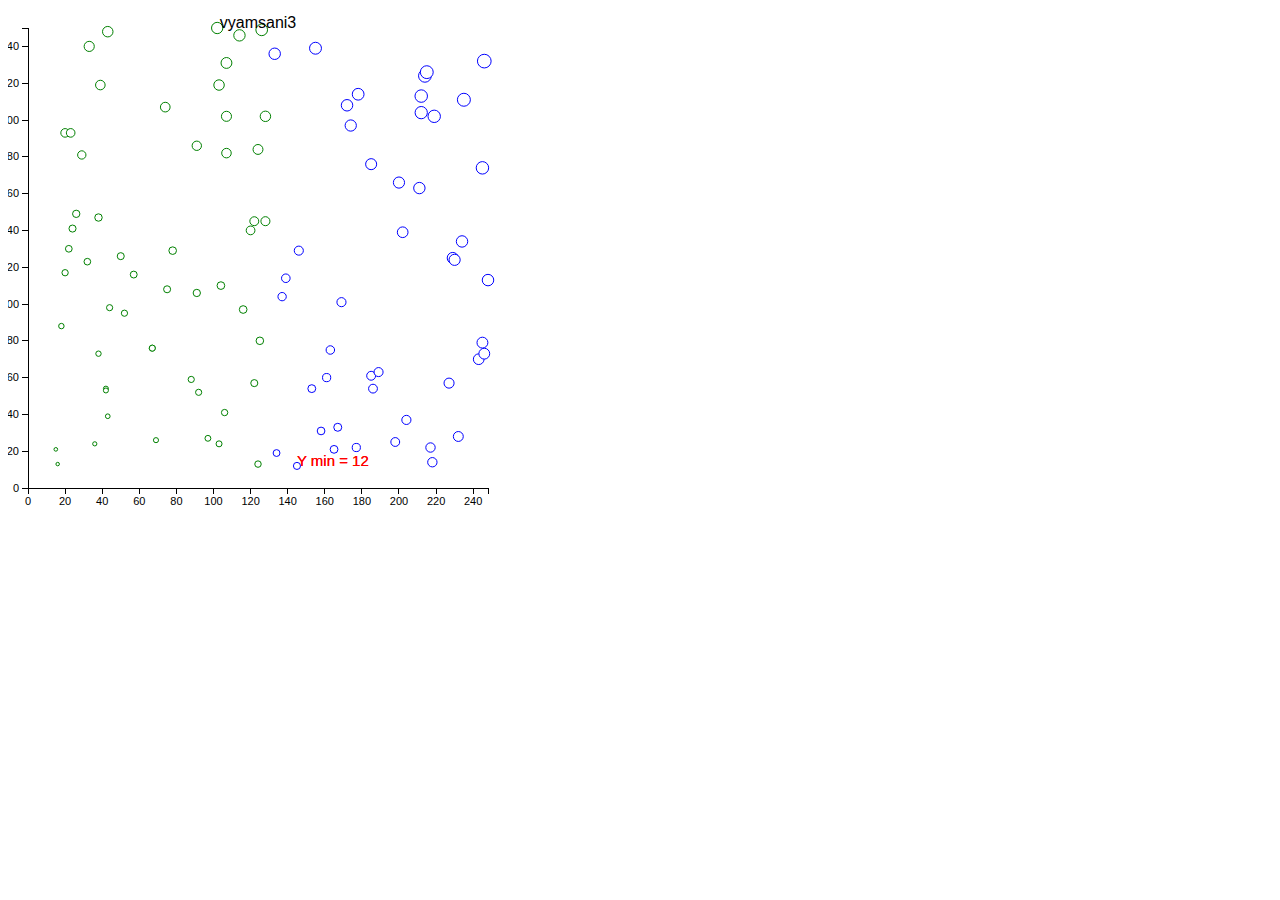
<file: HW1-vyamsani3/HW1-vyamsani3/Q3/index.html>
<!DOCTYPE html>
<html lang="en">
	<title>vyamsani3</title>
    <head>
        <meta charset="utf-8">
        <title>D3 Test</title>
        <script type="text/javascript" src="d3/d3.v3.min.js"></script>
    </head>
	<style type="text/css">

			.axis path,
			.axis line {
				fill: none;
				stroke: black;
				shape-rendering: crispEdges;
			}
			
			.axis text {
				font-family: sans-serif;
				font-size:11px;
			}
		
	</style>
	<body>
        <script type="text/javascript">
            // Your beautiful D3 code will go here

			var no_points = 100;
			var x_min = 10;
			var x_max = 250;
			var y_min = 10;
			var y_max = 250;

			var w = x_max*2;
			var h = y_max*2;
			var padding = 20;

			function getRandomInt(min, max) {
			  min = Math.ceil(min);
			  max = Math.floor(max);
			  return Math.floor(Math.random() * (max - min + 1)) + min; 
			}

			var dataset = [];

			for (var i = 0; i < no_points; i++){
				d = [];
				d[0] = getRandomInt(x_min, x_max);
				d[1] = getRandomInt(y_min, y_max);
				dataset.push(d);
			}

			var xScale = d3.scale.linear()
                     .domain([0, d3.max(dataset, function(d) { return d[0]; })])
                     .range([padding, w - padding]);
                     // .range([1, 5]);

   			var yScale = d3.scale.linear()
		             .domain([0, d3.max(dataset, function(d) { return d[1]; })])
		             .range([h - padding, padding]);
		    
		    var rxScale = d3.scale.linear()
		    				.domain([0, d3.max(dataset, function(d) { return d[0]; })])
		    				.range([1,5]);

		    var ryScale = d3.scale.linear()
		    				.domain([0, d3.max(dataset, function(d) { return d[1]; })])
		    				.range([1,5]);

		    // var avg_xScaled = Math.avg(dataset, 
		    // 			function(d){ return rxScale(d[0]);});

			// const avg_x = (dataset.reduce((a, b) => rxScale(a[0]) + rxScale(b[0]), 0)) / dataset.length;

			var sum = 0;
			for(var i = 0; i < dataset.length; i++){
				sum += rxScale(dataset[i][0]);
			}
			const avg_x = sum / dataset.length;

			const min_y = d3.min(dataset, function(d) { return d[1]; });
			var x_of_min_y = 0;

			for(var i = 0; i < dataset.length; i++){
				 if (dataset[i][1] == min_y){
				 	x_of_min_y = dataset[i][0];
				 	break;
				 }
			}
			console.log(x_of_min_y);
			console.log(min_y);
			// console.log(sum);
			// console.log(dataset.length);
			// console.log(avg_x);
			// console.log(dataset);

		    function getStroke(d) { 
		    		
		    		if (rxScale(d[0]) > avg_x) {
						return "blue";
					} else {
						return "green";
					}							    		
		    }

		   	function rScale(d) { 
		    	return Math.sqrt(
		    		rxScale(d[0])*rxScale(d[0]) + 
		    		ryScale(d[1])*ryScale(d[1]));
		    }

		    var xAxis = d3.svg.axis()
		    					.scale(xScale)
		    					.orient("bottom");

		    var yAxis = d3.svg.axis()
		    					.scale(yScale)
		    					.orient("left");
		    					

			var svg = d3.select("body").append("svg")
						.attr("width", w)
						.attr("height", h)
						;

			var labels = svg.selectAll("text")
			 		.data([x_of_min_y, min_y])
			 		.enter()
			 		.append("text")
			 		.text("Y min = " + min_y)
			 		.attr("x", xScale(x_of_min_y))
			 		.attr("y", yScale(min_y)
			 		)
	 				.attr("font-family", "sans-serif")
				   .attr("font-size", "15px")
				   .attr("fill", "red");
			 		;
			// svg.append("text")
			// 		.text("vyamsani3")
			// 		.attr("text-anchor", "middle");

			var circles = svg.selectAll("circle")
			    .data(dataset)
			    .enter()
			    .append("circle")
			    ;
			    // console.log(circles)
			    circles.attr("cx", function(d) {return xScale(d[0]);})
			    	.attr("cy", function(d){return yScale(d[1]);})
			    	.attr("r", function(d){return rScale(d);})
			    	.attr("stroke", function(d){return getStroke(d);})
			    	.attr("fill", "white")
			    	;

			svg.append("g")
			    .attr("class", "axis")
			    .attr("transform", "translate(0," + (h - padding) + ")")
			    .call(xAxis);

			svg.append("g")
			    .attr("class", "axis")
			    .attr("transform", "translate(" + padding + ",0)")
			    .call(yAxis);

			svg.append("text")
				.attr("x", 250)
				.attr("y", 20)
				.attr("text-anchor", "middle")
				.attr("font-family", "sans-serif")
				.attr("font-size", "16px")
				.text("vyamsani3");



        </script>
    </body>
	
</html>
</file>
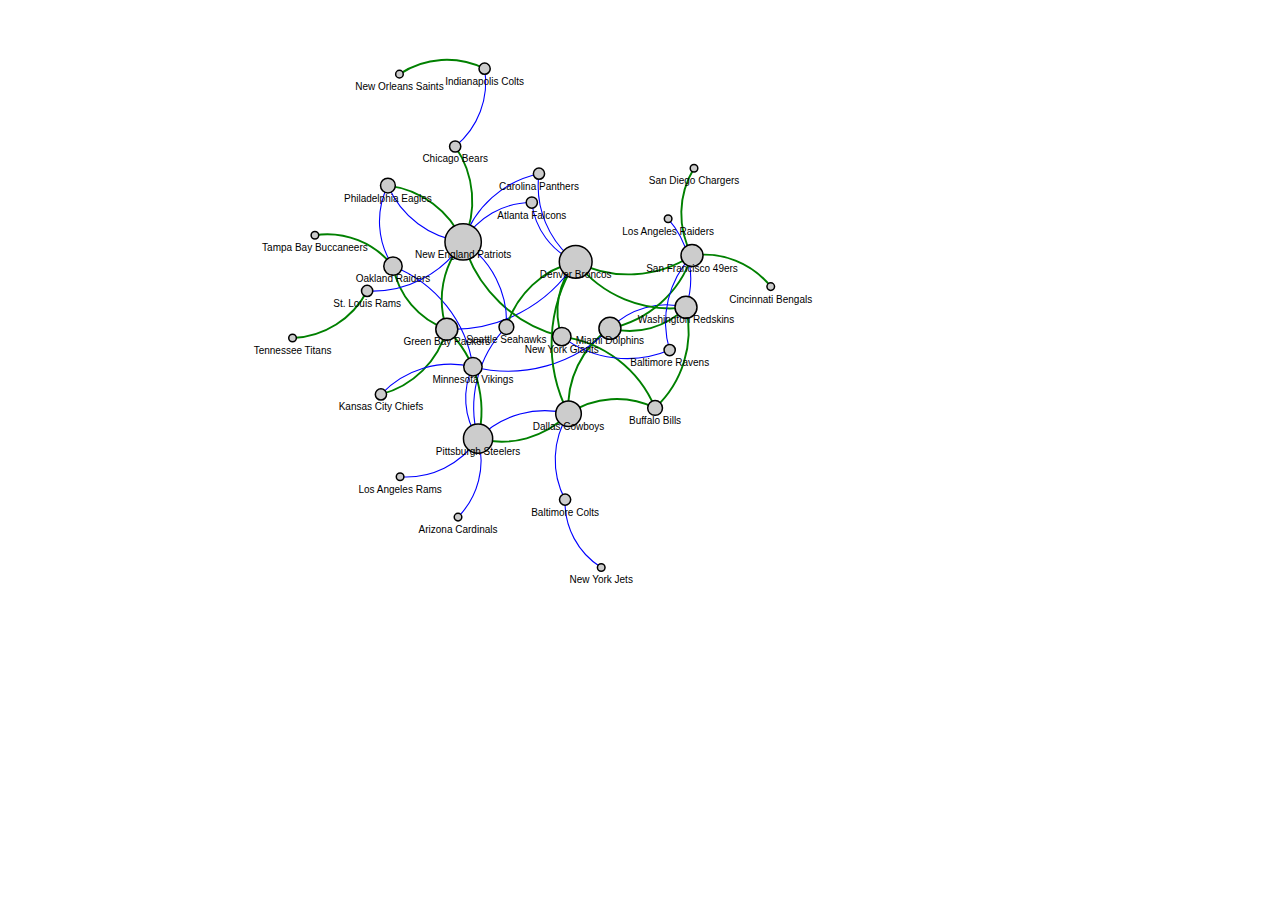
<file: HW2/Q2/graph.html>
<!DOCTYPE html>
<meta charset="utf-8">
<script src="../lib/d3.v5.min.js"></script>
<style>

path.link1 {
  fill: none;
  stroke: blue;
  stroke-width: 1.1px;
}

path.link0   {
  fill: none;
  stroke: green;
  stroke-width: 1.9px;
}

circle {
  fill: #ccc;
  stroke: #fff;
  stroke: black;
  stroke-width: 1.5px;
}

text {
  fill: #000;
  font: 10px sans-serif;
  pointer-events: none;
}

</style>
<body>
<script>

// get the data
links =  [
  {
    "source": "Green Bay Packers",
    "target": "Kansas City Chiefs",
    "value": 0
  },
  {
    "source": "Green Bay Packers",
    "target": "Oakland Raiders",
    "value": 0
  },
  {
    "source": "New York Jets",
    "target": "Baltimore Colts",
    "value": 1
  },
  {
    "source": "Kansas City Chiefs",
    "target": "Minnesota Vikings",
    "value": 1
  },
  {
    "source": "Baltimore Colts",
    "target": "Dallas Cowboys",
    "value": 1
  },
  {
    "source": "Dallas Cowboys",
    "target": "Miami Dolphins",
    "value": 0
  },
  {
    "source": "Miami Dolphins",
    "target": "Washington Redskins",
    "value": 1
  },
  {
    "source": "Miami Dolphins",
    "target": "Minnesota Vikings",
    "value": 1
  },
  {
    "source": "Pittsburgh Steelers",
    "target": "Minnesota Vikings",
    "value": 1
  },
  {
    "source": "Pittsburgh Steelers",
    "target": "Dallas Cowboys",
    "value": 1
  },
  {
    "source": "Oakland Raiders",
    "target": "Minnesota Vikings",
    "value": 1
  },
  {
    "source": "Dallas Cowboys",
    "target": "Denver Broncos",
    "value": 0
  },
  {
    "source": "Pittsburgh Steelers",
    "target": "Los Angeles Rams",
    "value": 1
  },
  {
    "source": "Oakland Raiders",
    "target": "Philadelphia Eagles",
    "value": 1
  },
  {
    "source": "San Francisco 49ers",
    "target": "Cincinnati Bengals",
    "value": 0
  },
  {
    "source": "Washington Redskins",
    "target": "Miami Dolphins",
    "value": 0
  },
  {
    "source": "Los Angeles Raiders",
    "target": "Washington Redskins",
    "value": 1
  },
  {
    "source": "San Francisco 49ers",
    "target": "Miami Dolphins",
    "value": 0
  },
  {
    "source": "Chicago Bears",
    "target": "New England Patriots",
    "value": 0
  },
  {
    "source": "New York Giants",
    "target": "Denver Broncos",
    "value": 0
  },
  {
    "source": "Washington Redskins",
    "target": "Denver Broncos",
    "value": 0
  },
  {
    "source": "San Francisco 49ers",
    "target": "Denver Broncos",
    "value": 0
  },
  {
    "source": "New York Giants",
    "target": "Buffalo Bills",
    "value": 0
  },
  {
    "source": "Washington Redskins",
    "target": "Buffalo Bills",
    "value": 0
  },
  {
    "source": "Dallas Cowboys",
    "target": "Buffalo Bills",
    "value": 0
  },
  {
    "source": "San Francisco 49ers",
    "target": "San Diego Chargers",
    "value": 0
  },
  {
    "source": "Dallas Cowboys",
    "target": "Pittsburgh Steelers",
    "value": 0
  },
  {
    "source": "Green Bay Packers",
    "target": "New England Patriots",
    "value": 0
  },
  {
    "source": "Denver Broncos",
    "target": "Green Bay Packers",
    "value": 1
  },
  {
    "source": "Denver Broncos",
    "target": "Atlanta Falcons",
    "value": 1
  },
  {
    "source": "St. Louis Rams",
    "target": "Tennessee Titans",
    "value": 0
  },
  {
    "source": "Baltimore Ravens",
    "target": "New York Giants",
    "value": 1
  },
  {
    "source": "New England Patriots",
    "target": "St. Louis Rams",
    "value": 1
  },
  {
    "source": "Tampa Bay Buccaneers",
    "target": "Oakland Raiders",
    "value": 0
  },
  {
    "source": "New England Patriots",
    "target": "Carolina Panthers",
    "value": 1
  },
  {
    "source": "New England Patriots",
    "target": "Philadelphia Eagles",
    "value": 1
  },
  {
    "source": "Pittsburgh Steelers",
    "target": "Seattle Seahawks",
    "value": 1
  },
  {
    "source": "Indianapolis Colts",
    "target": "Chicago Bears",
    "value": 1
  },
  {
    "source": "New York Giants",
    "target": "New England Patriots",
    "value": 0
  },
  {
    "source": "Pittsburgh Steelers",
    "target": "Arizona Cardinals",
    "value": 1
  },
  {
    "source": "New Orleans Saints",
    "target": "Indianapolis Colts",
    "value": 0
  },
  {
    "source": "Green Bay Packers",
    "target": "Pittsburgh Steelers",
    "value": 0
  },
  {
    "source": "Baltimore Ravens",
    "target": "San Francisco 49ers",
    "value": 1
  },
  {
    "source": "Seattle Seahawks",
    "target": "Denver Broncos",
    "value": 0
  },
  {
    "source": "New England Patriots",
    "target": "Seattle Seahawks",
    "value": 1
  },
  {
    "source": "Denver Broncos",
    "target": "Carolina Panthers",
    "value": 1
  },
  {
    "source": "New England Patriots",
    "target": "Atlanta Falcons",
    "value": 1
  },
  {
    "source": "Philadelphia Eagles",
    "target": "New England Patriots",
    "value": 0
  }
];
for(var i=0;i<links.length;i++){

        links[i].selected = false;

}

var nodes = {};

// Compute the distinct nodes from the links.
links.forEach(function(link) {
    link.source = nodes[link.source] ||
        (nodes[link.source] = {name: link.source});
    link.target = nodes[link.target] ||
        (nodes[link.target] = {name: link.target});
});

var width = 1200,
    height = 700;

var simulation  = d3.forceSimulation()
    .nodes(d3.values(nodes))
    .force("link", d3.forceLink(links).distance(80))
    .force('center', d3.forceCenter(width / 2, height / 2))
    .force("x", d3.forceX())
    .force("y", d3.forceY())
    .force("charge", d3.forceManyBody().strength(-250))
    .alphaTarget(1)
    .on("tick", tick);

// console.log(simulation);  

var svg = d3.select("body").append("svg")
    .attr("width", width)
    .attr("height", height);

// add the links and the arrows

var path = svg.append("g")
.selectAll("path")
.data(links)
.enter()
.append("path")
.attr("class", function(d) { return "link" + d.value; });

// console.log(simulation.nodes())

// define the nodes
var node = svg.selectAll(".node")
    .data(simulation.nodes())
  .enter().append("g")
    .attr("class", "node")
    .call(d3.drag()
      .on("start", dragstarted)
      .on("drag", dragged)
      .on("end", dragended)
      )
    // .on("click", dragended1);
    ;
console.log(node)
// add the nodes
node.append("circle")
    .attr("r",  function(d) {      
     d.weight = links.filter(function(l) {
       return l.source.index == d.index || l.target.index == d.index
     }).length;      
     var minRadius = 2;
     return minRadius + (d.weight * 1.8);
   });


node.append("text")
    .attr("dy", 16)
    .attr("text-anchor", "middle")
    .text(function(d) { return d.name; });

d3.selectAll("circle").on("dblclick", select);

function select(d){
  if(!d.selected)
  {
    d3.select(this).style("fill", "orange");
    d.fx = d3.event.x;
    d.fy = d3.event.y;
    d.selected = true;
  }else{
    d.selected = false;
    d3.select(this).style("fill", "#ccc");
    dragended(d);
  }
}
 


// add the curvy lines
function tick() {
    path.attr("d", function(d) {
        var dx = d.target.x - d.source.x,
            dy = d.target.y - d.source.y,
            dr = Math.sqrt(dx * dx + dy * dy);
        return "M" +
            d.source.x + "," +
            d.source.y + "A" +
            dr + "," + dr + " 0 0,1 " +
            d.target.x + "," +
            d.target.y;
    });

    node
        .attr("transform", function(d) {
        return "translate(" + d.x + "," + d.y + ")"; })
};

function dragstarted(d) {
      if (!d3.event.active) simulation.alphaTarget(0.3).restart();
      d.fx = d.x;
      d.fy = d.y;
    };

function dragged(d) {
  d.fx = d3.event.x;
  d.fy = d3.event.y;
};

function dragended(d) {
if(!d.selected){
  if (!d3.event.active) simulation.alphaTarget(0);
  if (d.fixed == true){
     d.fx = d.x;
     d.fy = d.y;
  }
  else{
    d.fx = null;
    d.fy = null;
  }
}else{
  d.fx = d3.event.x;
  d.fy = d3.event.y;
}

};

</script>
</body>
</html>
</file>
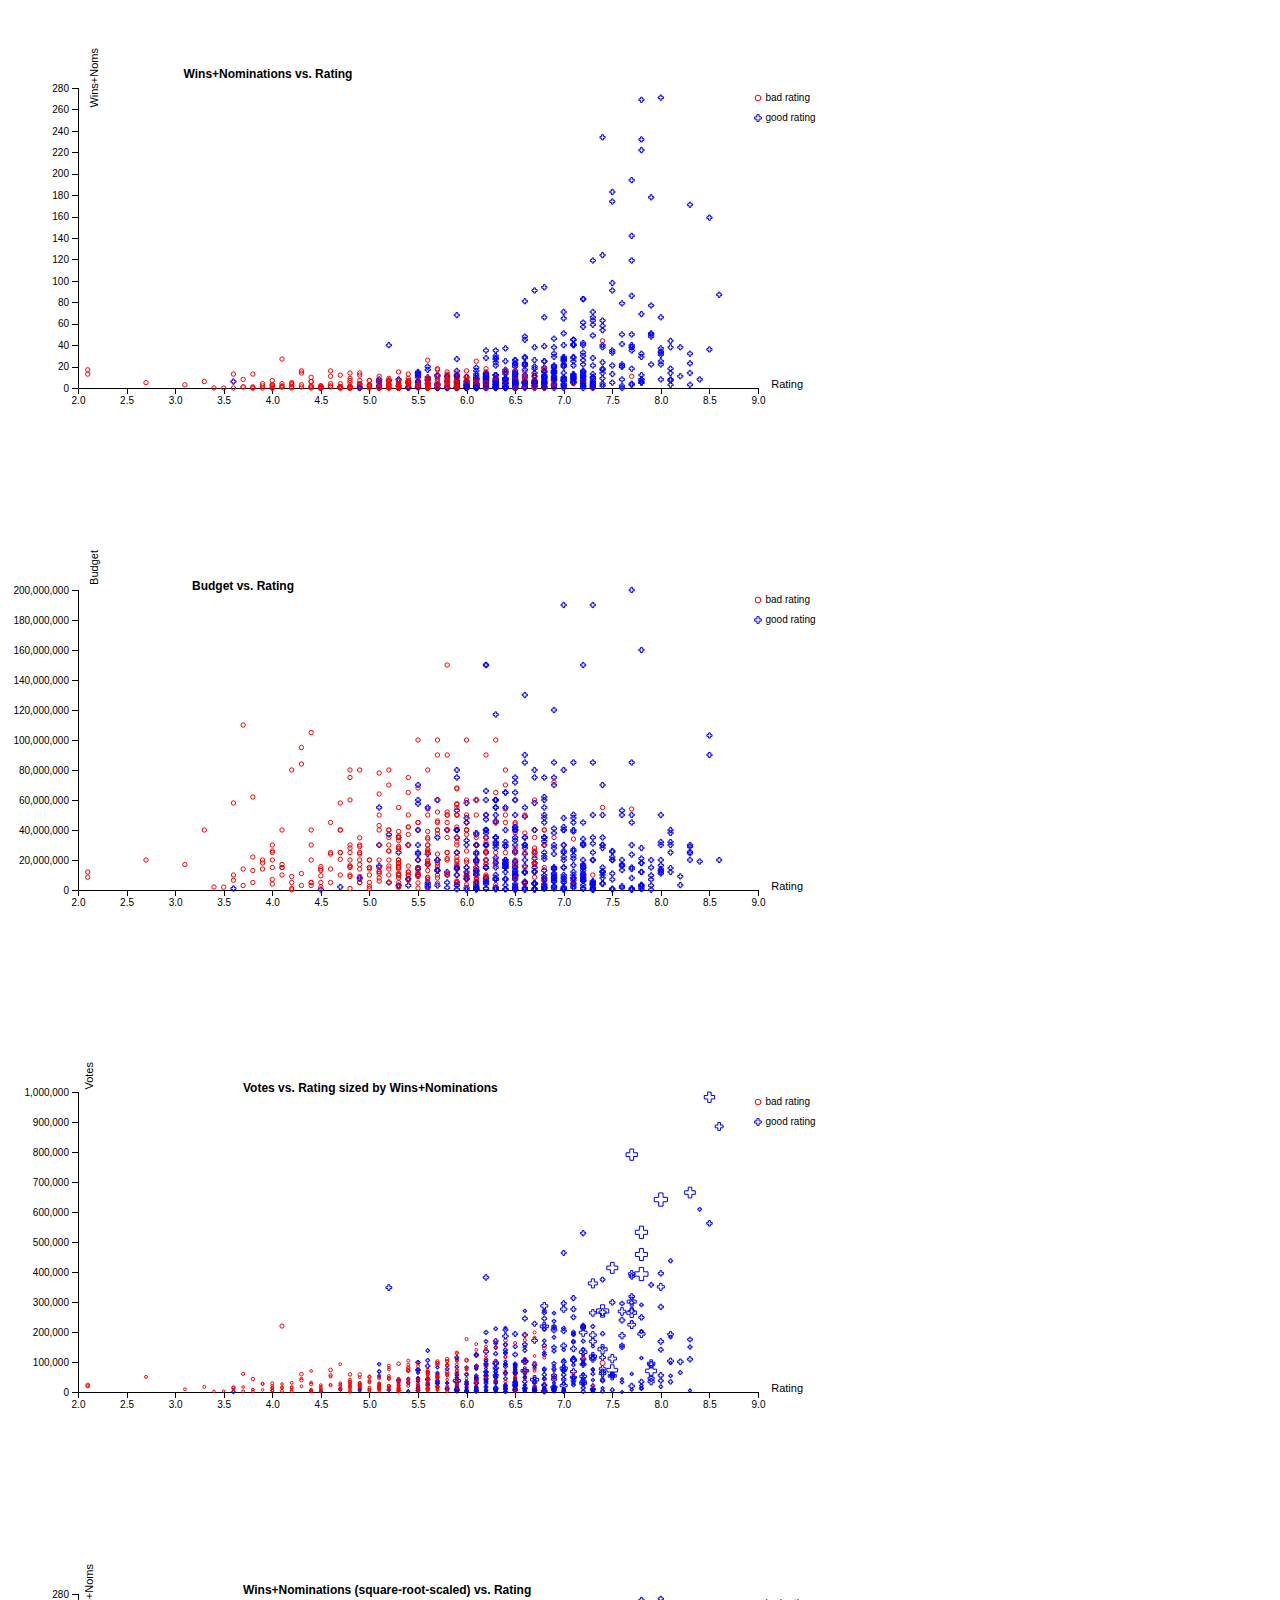
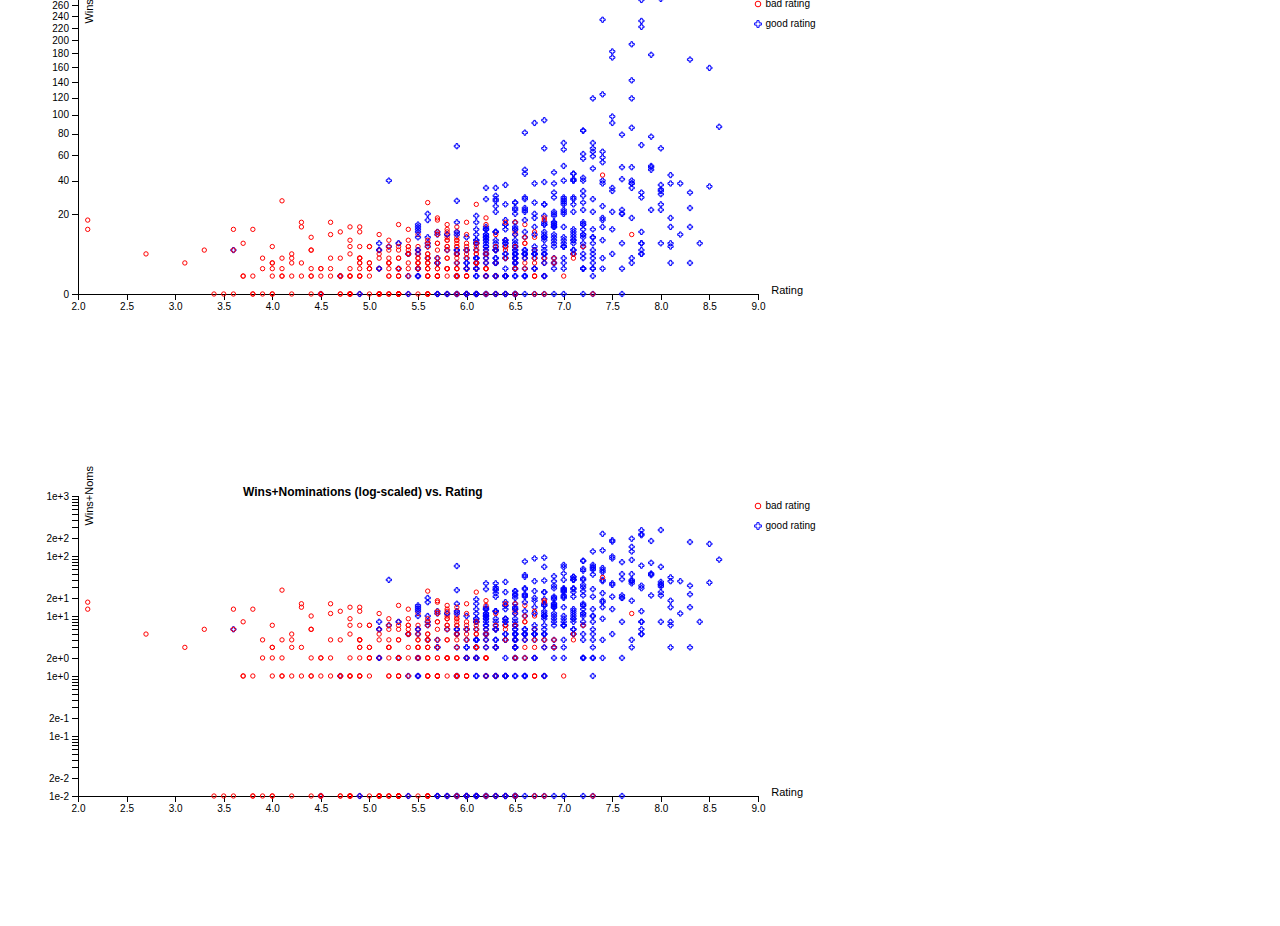
<file: HW2/Q3/scatterplot.html>
<!DOCTYPE html>
<html lang="en">
	<title>vyamsani3</title>
    <head>
        <meta charset="utf-8">
        <title>Scatterplot</title>
        <link rel="stylesheet" type="text/css" href="scatterplot.css">
        <script src="../lib/d3.v5.min.js"></script>
    </head>

	<body>
		<script src="scatterplot.js"></script>

		<div id="svg1"></div>
		<div class="pagebreak"></div>
		<div id="svg2"></div>
		<div class="pagebreak"></div>
		<div id="svg3"></div>
		<div class="pagebreak"></div>
		<div id="svg4"></div>
		<div class="pagebreak"></div>
		<div id="svg5"></div>
		
    </body>
	
</html>
</file>
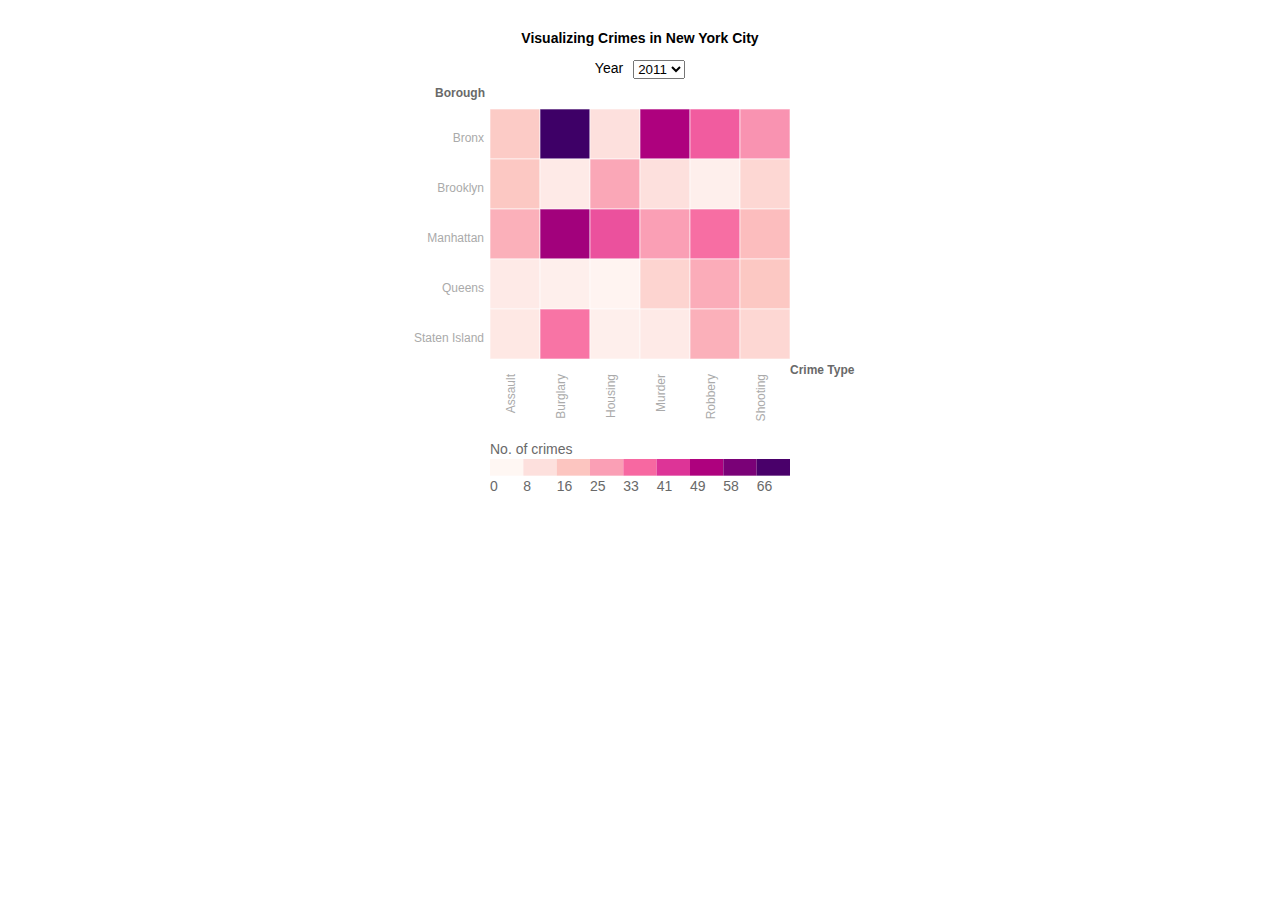
<file: HW2/Q4/heatmap.html>
<!DOCTYPE html>
<html lang="en">
	<title>vyamsani3</title>
    <head>
        <meta charset="utf-8">
        <title>heatmap</title>
        <link rel="stylesheet" type="text/css" href="heatmap.css">
        <script src="../lib/d3.v5.min.js"></script>
    </head>
	
	<body>

		<div>
			<p>
				<b>Visualizing Crimes in New York City</b>
			</p>
		</div>

		<div id="nav-container">
		    <div class="nav left">Year</div>
		    <div id="yearDropdown"></div>
		</div>

		<div id="heatmap"></div>
        <script src="heatmap.js"></script>
    </body>
</html>
</file>
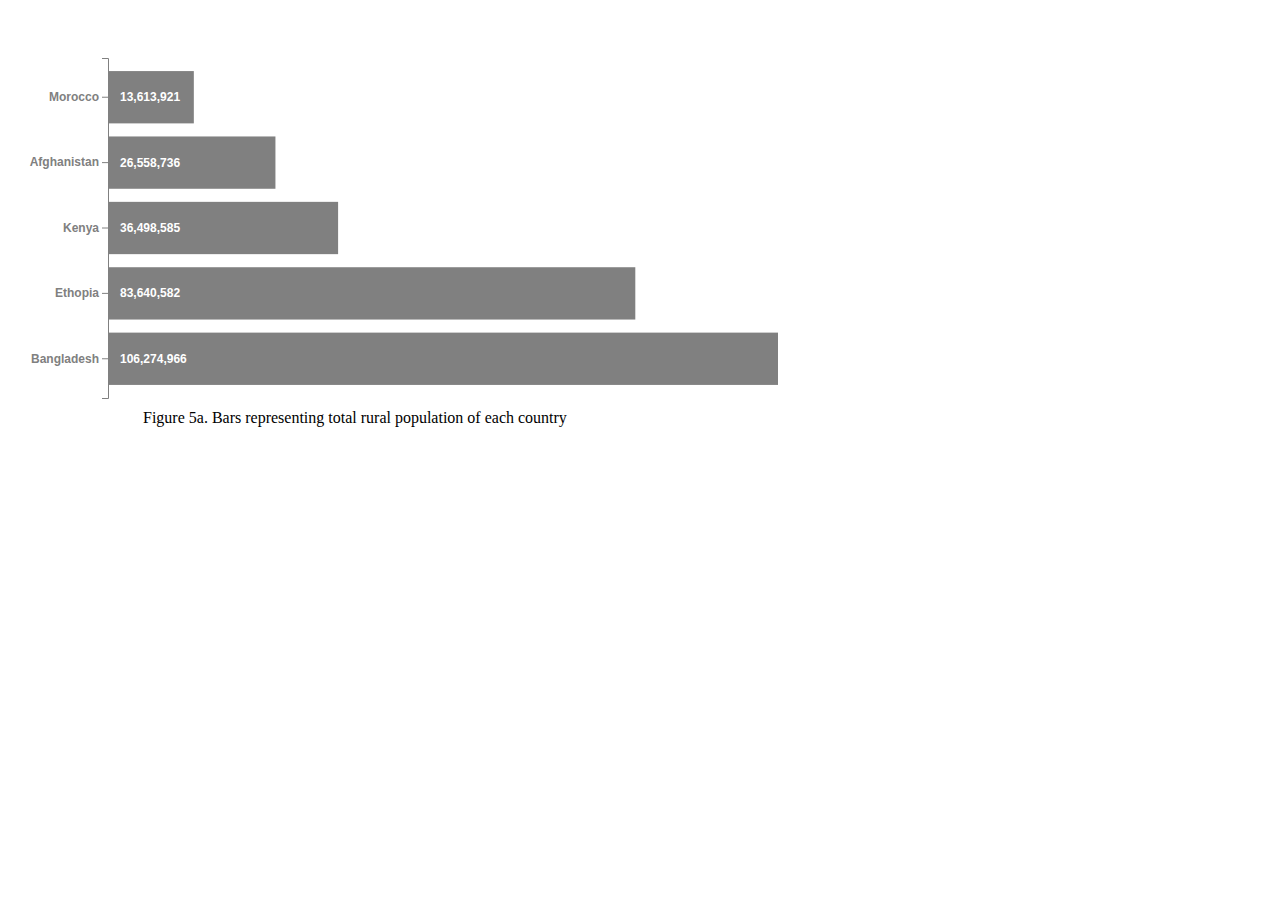
<file: HW2/Q5/interactive.html>
<!DOCTYPE html>
	<html lang="en">
		<title>vyamsani3</title>
	    <head>
	        <meta charset="utf-8">
	        <title>interactive</title>
	        <link rel="stylesheet" type="text/css" href="interactive.css">
        	<script src="../lib/d3.v5.min.js"></script>
		</head>
	
		<body>
			<div id="interactive"></div>
			<script src="interactive.js"></script>
	    </body>
		
	</html>
</file>
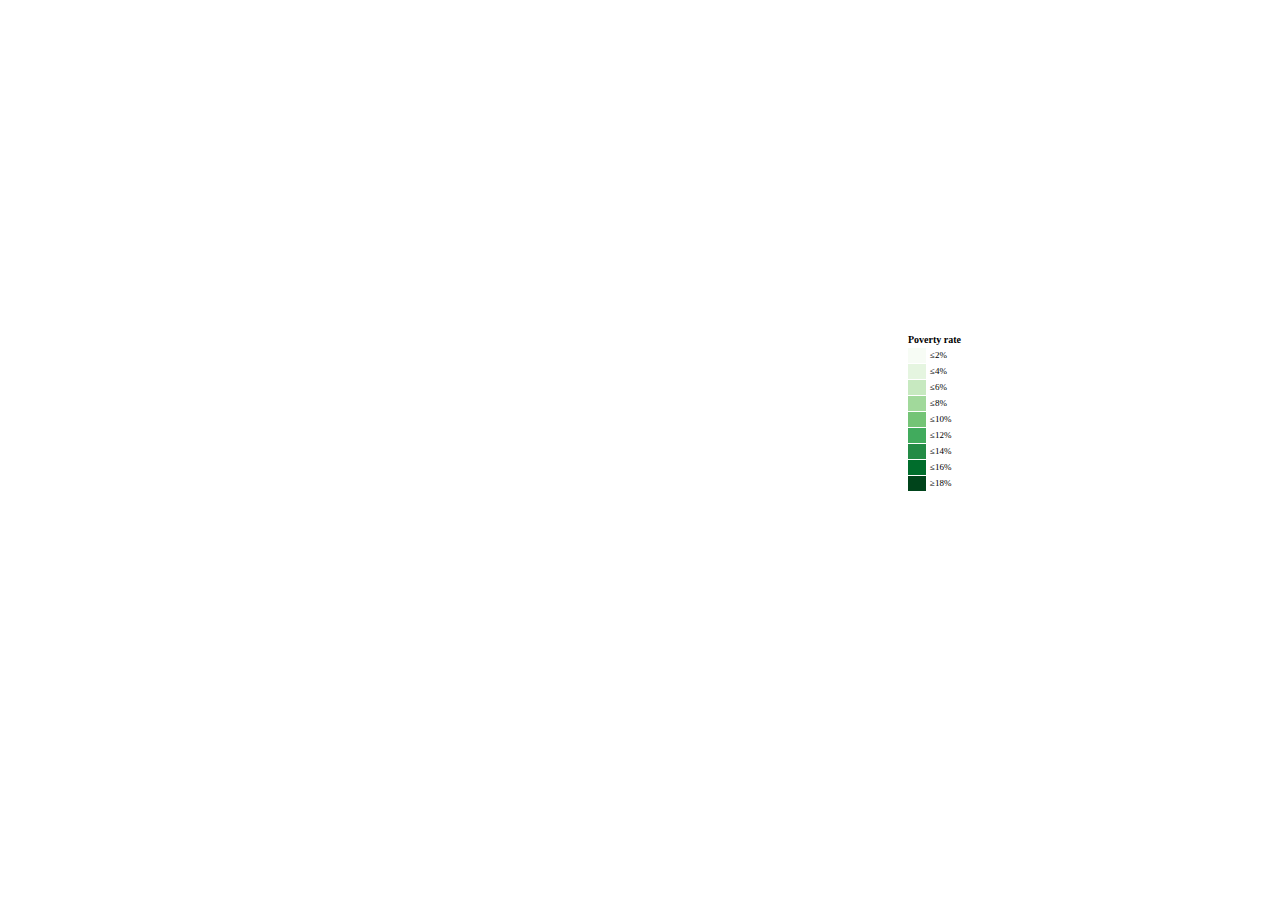
<file: HW2/Q6/q6.html>
<!DOCTYPE html>
<meta charset="utf-8">
<link rel="stylesheet" type="text/css" href="q6.css">
<svg width="960" height="600"></svg>

<script src="../lib/d3.v5.min.js"></script>
<script src="../lib/d3-scale-chromatic.v1.min.js"></script>
<script src="../lib/topojson.v2.min.js"></script>
<script src="../lib/d3-tip.min.js"></script>
<script src="q6.js"></script>
</file>
<file: HW2/Q3/scatterplot.css>
body {
    font: 10px sans-serif;
}

.axis path,
.axis line {
    fill: none;
    stroke: #000;
    shape-rendering: crispEdges;
}

.point {
    fill: steelblue;
    stroke: #000;
}

path {
	fill: none;
	/*stroke: #999;*/
}

.pagebreak { page-break-before: always; }
</file>
<file: HW2/Q4/heatmap.css>
html { 
      font-size: 62.5%; 
    } 

body {
  margin-top: 30px;
  font-size: 1.4rem;
  font-family: 'Source Sans Pro', sans-serif;
  font-weight: 400;
  fill: #696969;
  text-align: center;
}

.xLabel, .yLabel {
	    font-size: 1.2rem;
	    fill: #AAAAAA;
	    font-weight: 300;
	    text-anchor: end;
	}

#nav-container {
  display: flex;
  justify-content: center;
  cursor: pointer;
}

#nav-container .left {
  margin-right: 10px;
}
</file>
<file: HW2/Q5/interactive.css>
html { 
      font-size: 62.5%; 
    } 

.rectangle {
	font-size: 1.2rem;
    font-weight: 300;
    color: white;
}
.labeltext {
	font-family: sans-serif;
	font-size: 1.2rem;
	pointer-events: none;
    fill: white;
    font-weight: 700;
    color: blue;
}

.xLabel, .yLabel {
	    font-size: 1.2rem;
	    fill: #AAAAAA;
	    font-weight: 300;
	    text-anchor: end;
	}

.yAxis{
	stroke: none;
	fill: none;
	color: grey;
	font-size: 1.2rem;
	font-weight: 600;
}
.line {
  fill: none;
  stroke: steelblue;
  stroke-width: 1.5px;
}
</file>
<file: HW2/Q6/q6.css>
.counties {
  fill: none;
}

.states {
  fill: none;
  stroke: #fff;
  stroke-linejoin: round;
}

.d3-tip {
  line-height: 1;
  font-weight: bold;
  padding: 15px;
  background: rgba(0, 0, 0, 0.8);
  color: #fff;
  border-radius: 2px;
}

.d3-tip.n:after {
  margin: -1px 0 0 0;
  top: 100%;
}
</file>
